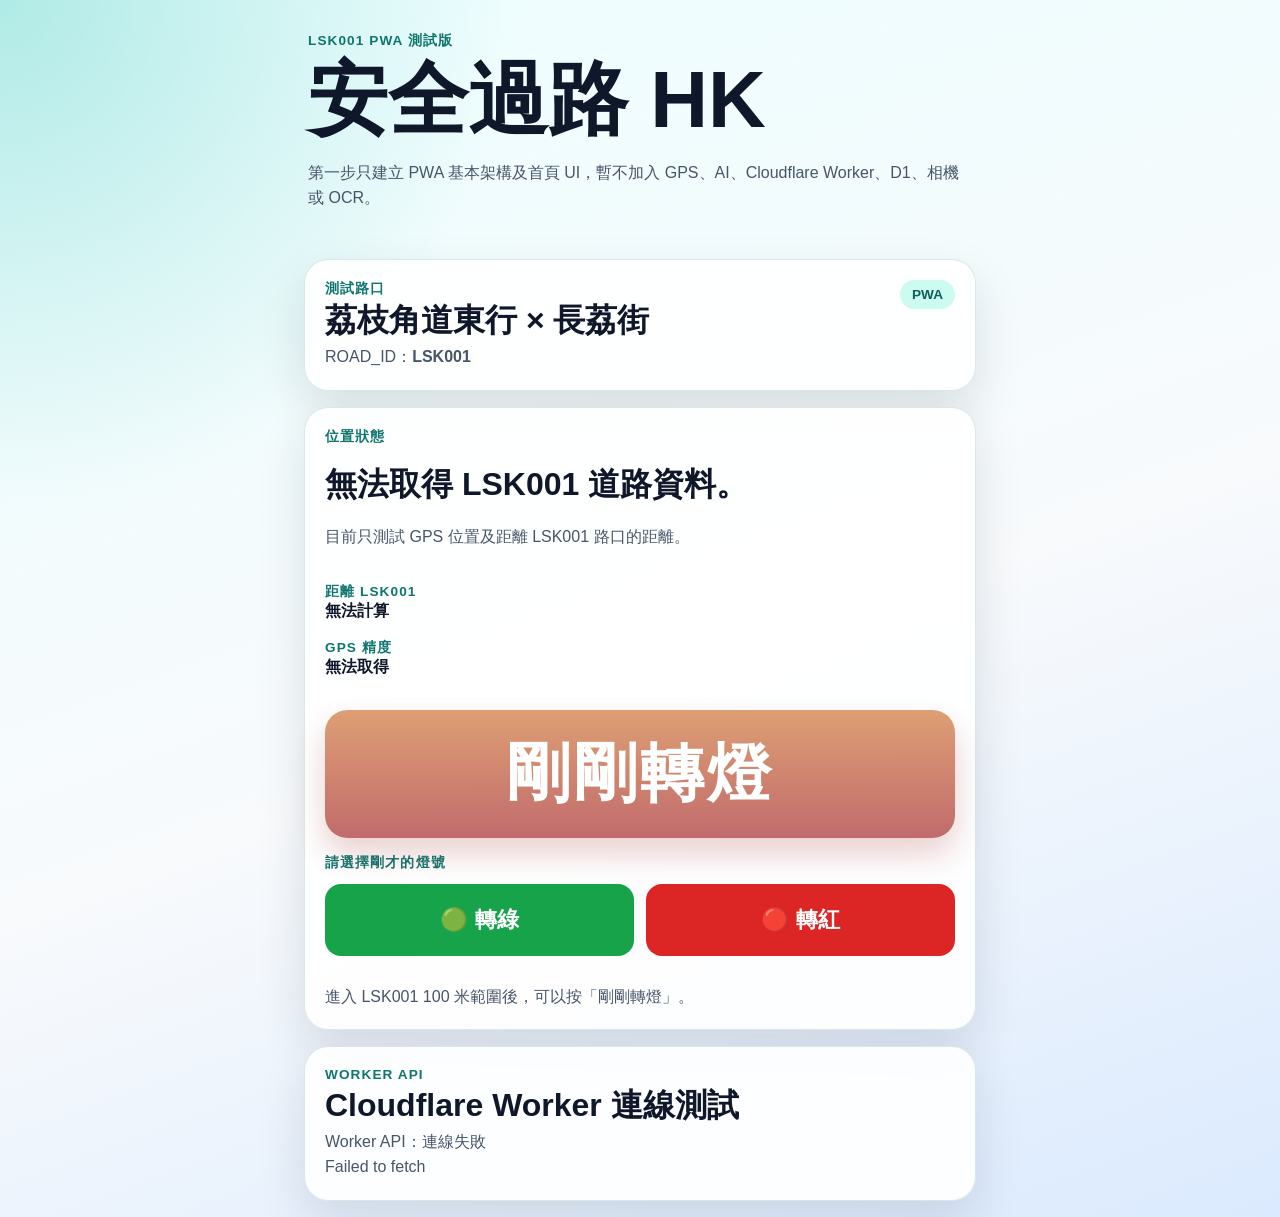
<file: index.html>
<!doctype html>
<html lang="zh-Hant-HK">
  <head>
    <meta charset="utf-8" />
    <meta name="viewport" content="width=device-width, initial-scale=1, viewport-fit=cover" />
    <meta name="theme-color" content="#0f766e" />
    <meta name="apple-mobile-web-app-capable" content="yes" />
    <meta name="apple-mobile-web-app-status-bar-style" content="black-translucent" />
    <meta name="apple-mobile-web-app-title" content="安全過路 HK" />
    <title>安全過路 HK｜LSK001 測試</title>
    <link rel="manifest" href="./manifest.json" />
    <link rel="icon" href="./icon.svg" type="image/svg+xml" />
    <link rel="apple-touch-icon" href="./icon.svg" />
    <link rel="stylesheet" href="./styles.css" />
    <script type="module" src="./main.js"></script>
    <script type="module" src="./health-check.js"></script>
  </head>
  <body>
    <main class="app-shell" data-app>
      <section class="hero" aria-labelledby="app-title">
        <p class="eyebrow">LSK001 PWA 測試版</p>
        <h1 id="app-title">安全過路 HK</h1>
        <p class="hero__summary">第一步只建立 PWA 基本架構及首頁 UI，暫不加入 GPS、AI、Cloudflare Worker、D1、相機或 OCR。</p>
      </section>

      <section class="card junction-card" aria-labelledby="junction-title">
        <div>
          <p class="label">測試路口</p>
          <h2 id="junction-title">荔枝角道東行 × 長荔街</h2>
          <p class="road-id">ROAD_ID：<strong>LSK001</strong></p>
        </div>
        <span class="status-pill">PWA</span>
      </section>

      <section class="card action-card" aria-labelledby="action-title">
  <p class="label">位置狀態</p>

  <h2 id="action-title" data-location-status>
    正在取得 GPS 位置…
  </h2>

  <p class="muted">
    目前只測試 GPS 位置及距離 LSK001 路口的距離。
  </p>

  <div class="location-info">
    <p>
      <span class="label">距離 LSK001</span><br />
      <strong data-distance>等待 GPS…</strong>
    </p>

    <p>
      <span class="label">GPS 精度</span><br />
      <strong data-accuracy>等待 GPS…</strong>
    </p>
  </div>

  <button class="signal-button" type="button" disabled data-signal-button>
  剛剛轉燈
</button>

<div class="signal-choice" data-signal-choice hidden>
  <p class="label">請選擇剛才的燈號</p>
  <div class="signal-choice-buttons">
    <button class="signal-choice-button green-button" type="button" data-signal-state="GREEN">🟢 轉綠</button>
    <button class="signal-choice-button red-button" type="button" data-signal-state="RED">🔴 轉紅</button>
  </div>
  <p class="note" data-signal-result></p>
</div>

<!-- 新增：LSK001 實驗倒數 -->
<div class="countdown-panel" data-countdown-panel hidden>
  <p class="countdown-label">LSK001 實驗倒數</p>

  <div class="countdown-state" data-countdown-state>
    等待資料
  </div>

  <div class="countdown-number">
    <span data-countdown-seconds>--</span>
    <span class="countdown-unit">秒</span>
  </div>

  <p class="countdown-info" data-countdown-info>
    等待最新轉燈資料…
  </p>

  <!-- 倒數控制 -->
  <div class="countdown-actions">
    <button
      type="button"
      class="countdown-button"
      data-countdown-revise>
      🔄 重新校正
    </button>

    <button
      type="button"
      class="countdown-button"
      data-countdown-stop>
      ⏹️ 停止倒數
    </button>
  </div>
</div>

<p class="note">進入 LSK001 100 米範圍後，可以按「剛剛轉燈」。</p>
</section>

     <section class="card" aria-labelledby="worker-health-title">
       <p class="label">Worker API</p>
       <h2 id="worker-health-title">Cloudflare Worker 連線測試</h2>
       <p class="muted" data-worker-health-status>等待測試…</p>
       <p class="note" data-worker-health-detail></p>
      </section>

    </main>
  </body>
</html>
</file>
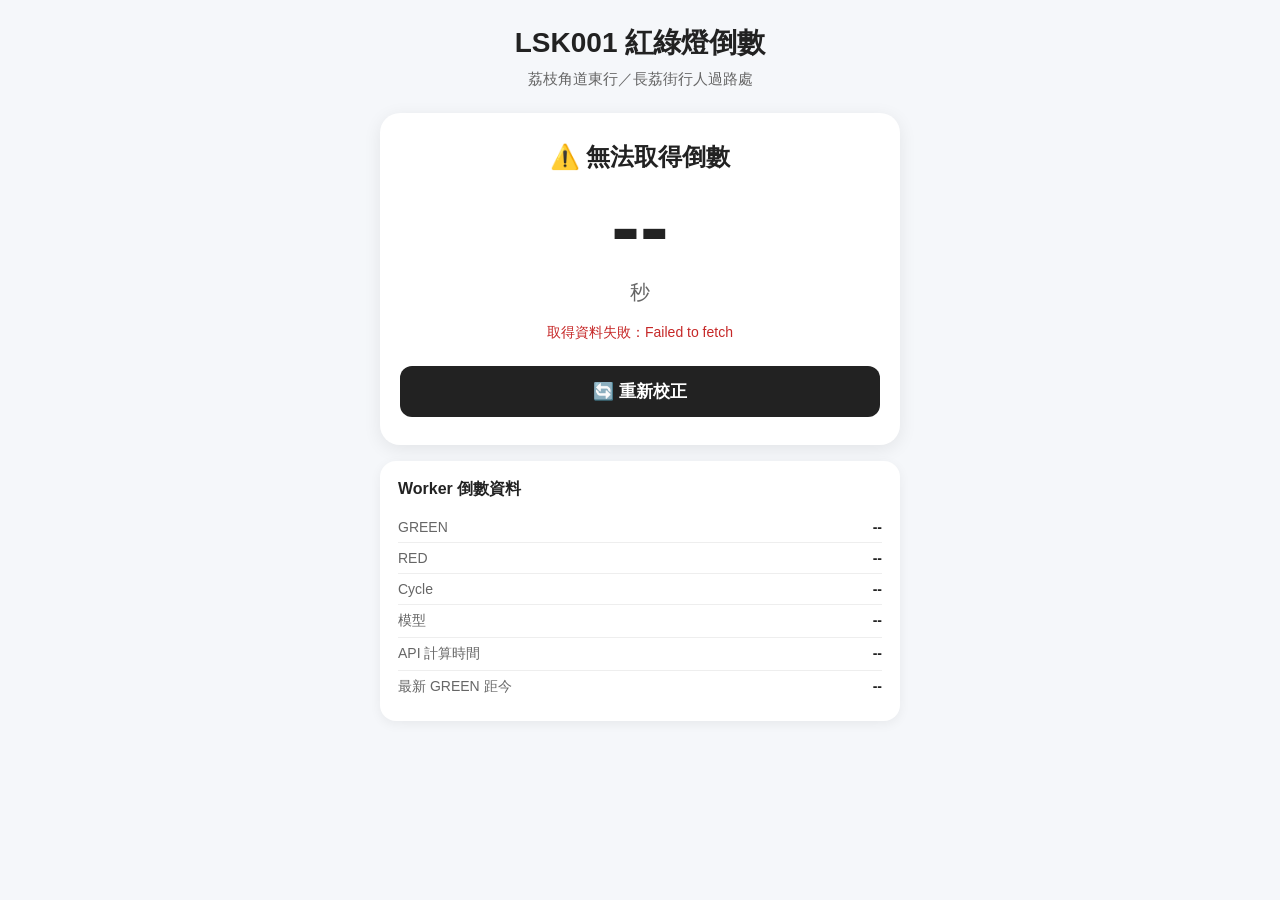
<file: indexb.html>
<!DOCTYPE html>
<html lang="zh-Hant">

<head>
<meta charset="UTF-8">
<meta name="viewport" content="width=device-width, initial-scale=1">
<meta name="theme-color" content="#f5f7fa">
<title>LSK001 紅綠燈倒數</title>

<style>
* {
  box-sizing: border-box;
}

body {
  margin: 0;
  padding: 24px 16px;
  background: #f5f7fa;
  color: #222;
  font-family: -apple-system, BlinkMacSystemFont, "Segoe UI", sans-serif;
}

.container {
  max-width: 520px;
  margin: 0 auto;
}

h1 {
  margin: 0 0 8px;
  text-align: center;
  font-size: 28px;
}

.road-name {
  margin: 0 0 24px;
  text-align: center;
  color: #666;
  font-size: 15px;
}

.countdown-card {
  background: white;
  border-radius: 20px;
  padding: 28px 20px;
  text-align: center;
  box-shadow: 0 4px 18px rgba(0, 0, 0, 0.08);
}

.state {
  font-size: 24px;
  font-weight: 700;
  margin-bottom: 10px;
}

.seconds {
  font-size: 86px;
  line-height: 1;
  font-weight: 700;
  margin: 10px 0;
}

.unit {
  font-size: 20px;
  color: #666;
}

.status {
  min-height: 24px;
  margin-top: 18px;
  color: #666;
  font-size: 14px;
}

.button {
  width: 100%;
  margin-top: 18px;
  padding: 14px;
  border: 0;
  border-radius: 12px;
  background: #222;
  color: white;
  font-size: 17px;
  font-weight: 600;
  cursor: pointer;
}

.button:disabled {
  opacity: 0.5;
}

.info-card {
  margin-top: 16px;
  background: white;
  border-radius: 16px;
  padding: 18px;
  box-shadow: 0 3px 12px rgba(0, 0, 0, 0.06);
}

.info-title {
  font-weight: 700;
  margin-bottom: 12px;
}

.info-row {
  display: flex;
  justify-content: space-between;
  gap: 12px;
  padding: 7px 0;
  border-bottom: 1px solid #eee;
  font-size: 14px;
}

.info-row:last-child {
  border-bottom: 0;
}

.info-label {
  color: #666;
}

.info-value {
  text-align: right;
  font-weight: 600;
}

.error {
  color: #c62828;
}
</style>
</head>

<body>

<main class="container">
  <h1>LSK001 紅綠燈倒數</h1>
  <p class="road-name">荔枝角道東行／長荔街行人過路處</p>

  <section class="countdown-card">
    <div class="state" id="state">正在取得資料…</div>
    <div class="seconds" id="seconds">--</div>
    <div class="unit">秒</div>
    <div class="status" id="status">正在連接 LSK001 Worker…</div>
    <button class="button" id="refreshButton" type="button">🔄 重新校正</button>
  </section>

  <section class="info-card">
    <div class="info-title">Worker 倒數資料</div>
    <div class="info-row">
      <span class="info-label">GREEN</span>
      <span class="info-value" id="greenAverage">--</span>
    </div>
    <div class="info-row">
      <span class="info-label">RED</span>
      <span class="info-value" id="redAverage">--</span>
    </div>
    <div class="info-row">
      <span class="info-label">Cycle</span>
      <span class="info-value" id="cycleAverage">--</span>
    </div>
    <div class="info-row">
      <span class="info-label">模型</span>
      <span class="info-value" id="modelSource">--</span>
    </div>
    <div class="info-row">
      <span class="info-label">API 計算時間</span>
      <span class="info-value" id="apiTime">--</span>
    </div>
    <div class="info-row">
      <span class="info-label">最新 GREEN 距今</span>
      <span class="info-value" id="greenAge">--</span>
    </div>
  </section>
</main>

<script>
const WORKER_API = 'https://lsk001-api.ctakwah.workers.dev';

const stateElement = document.getElementById('state');
const secondsElement = document.getElementById('seconds');
const statusElement = document.getElementById('status');
const refreshButton = document.getElementById('refreshButton');

const greenAverageElement = document.getElementById('greenAverage');
const redAverageElement = document.getElementById('redAverage');
const cycleAverageElement = document.getElementById('cycleAverage');
const modelSourceElement = document.getElementById('modelSource');
const apiTimeElement = document.getElementById('apiTime');
const greenAgeElement = document.getElementById('greenAge');

let countdownTimer = null;
let countdownEndAtMs = null;
let currentState = null;
let modelData = null;

// =================================================
// 1. 取得 Worker 倒數資料（修復 CORS 攔截問題）
// =================================================
async function loadCountdown() {
  refreshButton.disabled = true;
  statusElement.textContent = '正在向 Worker 取得最新資料…';
  statusElement.classList.remove('error');

  try {
    // 依靠 URL 的時間戳參數 `_t` 即可完美達到防快取效果，且不會引發 CORS Failed to fetch
    const cacheBuster = `_t=${Date.now()}`;
    const response = await fetch(
      `${WORKER_API}/api/signal-countdown?road_id=LSK001&${cacheBuster}`
    );

    const data = await response.json();
    console.log('LSK001 Countdown API：', data);

    if (!response.ok || !data.ok || !data.countdown_available || !data.available) {
      throw new Error('目前沒有可用的倒數資料');
    }

    const remaining = Number(data.estimated_remaining_sec);
    if (!Number.isFinite(remaining)) {
      throw new Error('Worker 沒有提供有效的剩餘時間');
    }

    // 更新狀態與模型資料
    currentState = data.current_state;
    modelData = {
      green_average_sec: Number(data.model?.green_average_sec) || 31.9,
      red_average_sec: Number(data.model?.red_average_sec) || 91.9
    };

    // 設定目標時間戳並觸發顯示
    countdownEndAtMs = Date.now() + remaining * 1000;
    updateDisplay(remaining, currentState);
    startLocalCountdown();

    // 更新面板數據
    greenAverageElement.textContent = `${Number(data.model.green_average_sec).toFixed(1)} 秒`;
    redAverageElement.textContent = `${Number(data.model.red_average_sec).toFixed(1)} 秒`;
    cycleAverageElement.textContent = `${Number(data.model.cycle_average_sec).toFixed(1)} 秒`;
    modelSourceElement.textContent = data.model_source || '--';
    apiTimeElement.textContent = data.current_hong_kong_time || '--';
    greenAgeElement.textContent = Number.isFinite(Number(data.latest_green_age_sec))
      ? `${Number(data.latest_green_age_sec).toFixed(1)} 秒`
      : '--';

    statusElement.textContent = '✅ 已與 Worker 同步';
  } catch (error) {
    console.error('取得 LSK001 倒數失敗：', error);
    stopLocalCountdown();
    stateElement.textContent = '⚠️ 無法取得倒數';
    secondsElement.textContent = '--';
    statusElement.textContent = `取得資料失敗：${error.message}`;
    statusElement.classList.add('error');
  } finally {
    refreshButton.disabled = false;
  }
}

// =================================================
// 2. 更新畫面 (改用 Math.floor 確保 0 秒精準顯示)
// =================================================
function updateDisplay(remaining, state) {
  stateElement.textContent = state === 'GREEN' ? '🟢 綠燈' : '🔴 紅燈';
  // Math.floor 確保 0.9s -> 0，倒數至最後 0 秒才會進行轉燈
  secondsElement.textContent = Math.max(0, Math.floor(remaining));
}

// =================================================
// 3. 開始本地倒數 (解決 0 秒卡死，實現自動跨燈號切換)
// =================================================
function startLocalCountdown() {
  if (countdownTimer !== null) {
    clearInterval(countdownTimer);
    countdownTimer = null;
  }

  countdownTimer = setInterval(() => {
    if (!Number.isFinite(countdownEndAtMs)) return;

    const remaining = (countdownEndAtMs - Date.now()) / 1000;

    // -------------------------------------------------
    // 當倒數到達 0 秒（或微幅跨過 0）
    // -------------------------------------------------
    if (remaining <= 0) {
      console.log('本地倒數結束，自動切換燈號並向 Worker 校正…');

      // 1. 本地先行自動切換燈號，避免畫面卡在 0 秒
      const nextState = currentState === 'GREEN' ? 'RED' : 'GREEN';
      const nextDuration = nextState === 'GREEN'
        ? modelData.green_average_sec
        : modelData.red_average_sec;

      currentState = nextState;
      countdownEndAtMs = Date.now() + nextDuration * 1000;
      updateDisplay(nextDuration, currentState);

      // 2. 背景靜默重新向 Worker 同步最新資料
      loadCountdown();
      return;
    }

    updateDisplay(remaining, currentState);
  }, 250); // 每 250ms 刷新一次，保證流暢與對時精確
}

// =================================================
// 4. 停止本地倒數
// =================================================
function stopLocalCountdown() {
  if (countdownTimer !== null) {
    clearInterval(countdownTimer);
    countdownTimer = null;
  }
}

// =================================================
// 5. 事件監聽：手動校正 & 前背景自動對時
// =================================================
refreshButton.addEventListener('click', () => {
  loadCountdown();
});

// 手機切換 App 或進入背景後，返回前景無條件重新校正
document.addEventListener('visibilitychange', () => {
  if (document.hidden) {
    stopLocalCountdown();
  } else {
    console.log('網頁返回前景，無條件重新校正…');
    loadCountdown();
  }
});

// =================================================
// 初始化
// =================================================
loadCountdown();
</script>

</body>
</html>
</file>
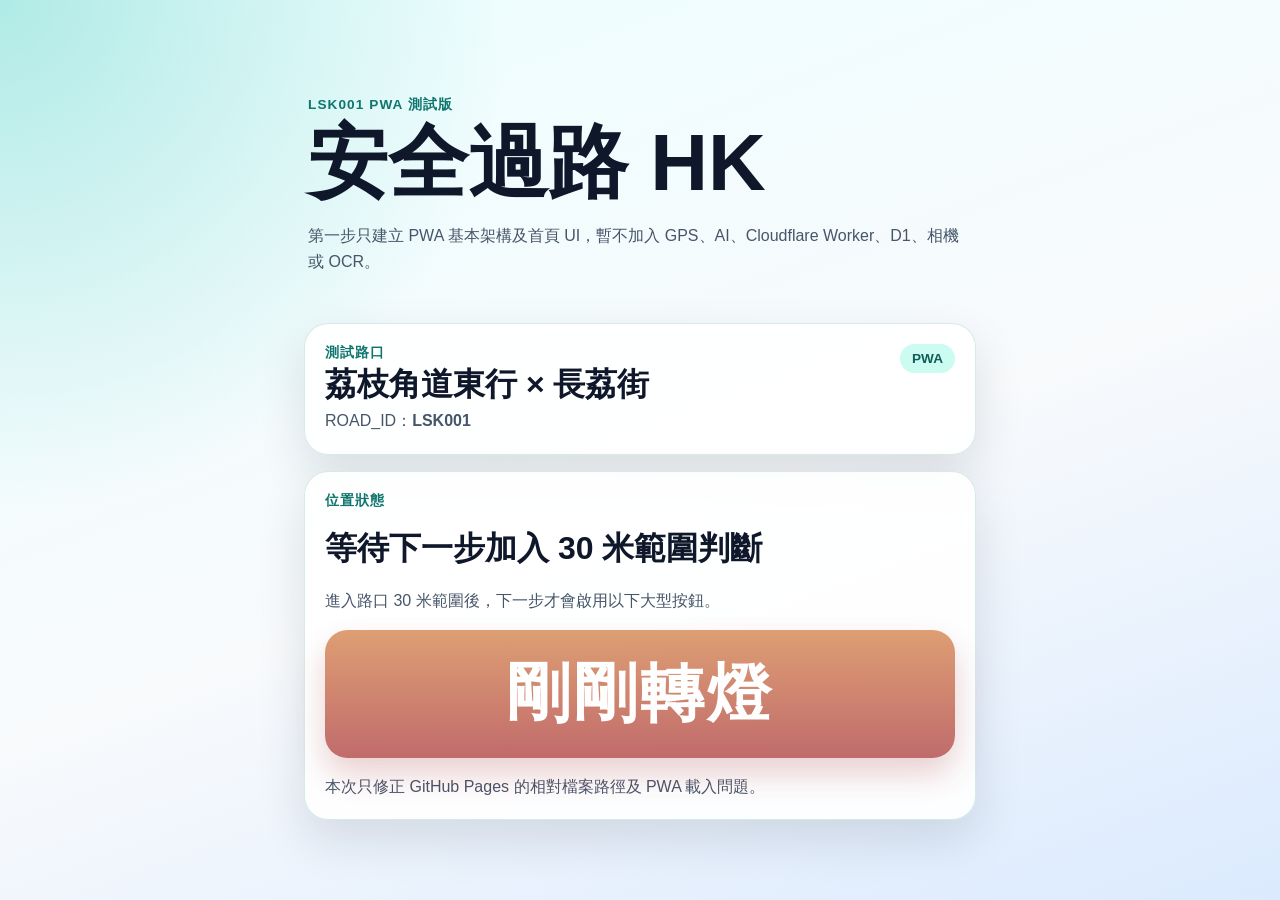
<file: lcktl.html>
<!doctype html>
<html lang="zh-Hant-HK">
  <head>
    <meta charset="utf-8" />
    <meta name="viewport" content="width=device-width, initial-scale=1, viewport-fit=cover" />
    <meta name="theme-color" content="#0f766e" />
    <meta name="apple-mobile-web-app-capable" content="yes" />
    <meta name="apple-mobile-web-app-status-bar-style" content="black-translucent" />
    <meta name="apple-mobile-web-app-title" content="安全過路 HK" />
    <title>安全過路 HK｜LSK001 測試</title>
    <link rel="manifest" href="./manifest.json" />
    <link rel="icon" href="./icon.svg" type="image/svg+xml" />
    <link rel="apple-touch-icon" href="./icon.svg" />
    <link rel="stylesheet" href="./styles.css" />
    <script type="module" src="./main.js"></script>
  </head>
  <body>
    <main class="app-shell" data-app>
      <section class="hero" aria-labelledby="app-title">
        <p class="eyebrow">LSK001 PWA 測試版</p>
        <h1 id="app-title">安全過路 HK</h1>
        <p class="hero__summary">第一步只建立 PWA 基本架構及首頁 UI，暫不加入 GPS、AI、Cloudflare Worker、D1、相機或 OCR。</p>
      </section>

      <section class="card junction-card" aria-labelledby="junction-title">
        <div>
          <p class="label">測試路口</p>
          <h2 id="junction-title">荔枝角道東行 × 長荔街</h2>
          <p class="road-id">ROAD_ID：<strong>LSK001</strong></p>
        </div>
        <span class="status-pill">PWA</span>
      </section>

      <section class="card action-card" aria-labelledby="action-title">
        <p class="label">位置狀態</p>
        <h2 id="action-title">等待下一步加入 30 米範圍判斷</h2>
        <p class="muted">進入路口 30 米範圍後，下一步才會啟用以下大型按鈕。</p>
        <button class="signal-button" type="button" disabled>剛剛轉燈</button>
        <p class="note">本次只修正 GitHub Pages 的相對檔案路徑及 PWA 載入問題。</p>
      </section>
    </main>
  </body>
</html>
</file>
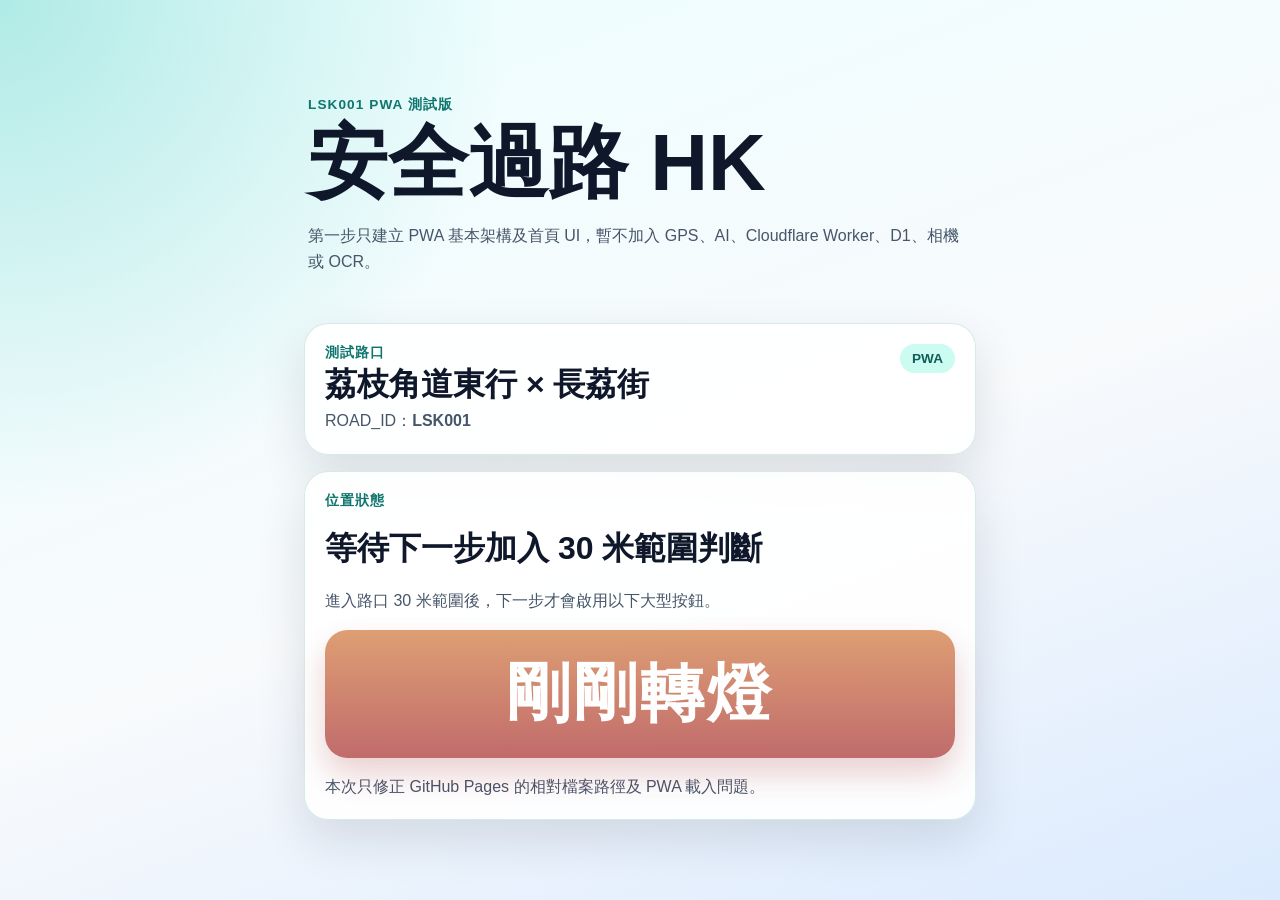
<file: lcktlt.html>
<!doctype html>
<html lang="zh-Hant-HK">
  <head>
    <meta charset="utf-8" />
    <meta name="viewport" content="width=device-width, initial-scale=1, viewport-fit=cover" />
    <meta name="theme-color" content="#0f766e" />
    <meta name="apple-mobile-web-app-capable" content="yes" />
    <meta name="apple-mobile-web-app-status-bar-style" content="black-translucent" />
    <meta name="apple-mobile-web-app-title" content="安全過路 HK" />
    <title>安全過路 HK｜LSK001 測試</title>
    <link rel="manifest" href="/manifest.json" />
    <link rel="icon" href="/icon.svg" type="image/svg+xml" />
    <link rel="apple-touch-icon" href="/icon.svg" />
    <link rel="stylesheet" href="/styles.css" />
    <script type="module" src="/main.js"></script>
  </head>
  <body>
    <main class="app-shell" data-app>
      <section class="hero" aria-labelledby="app-title">
        <p class="eyebrow">LSK001 PWA 測試版</p>
        <h1 id="app-title">安全過路 HK</h1>
        <p class="hero__summary">第一步只建立 PWA 基本架構及首頁 UI，暫不加入 GPS、AI、Cloudflare Worker、D1、相機或 OCR。</p>
      </section>

      <section class="card junction-card" aria-labelledby="junction-title">
        <div>
          <p class="label">測試路口</p>
          <h2 id="junction-title">荔枝角道東行 × 長荔街</h2>
          <p class="road-id">ROAD_ID：<strong>LSK001</strong></p>
        </div>
        <span class="status-pill">PWA</span>
      </section>

      <section class="card action-card" aria-labelledby="action-title">
        <p class="label">位置狀態</p>
        <h2 id="action-title">等待下一步加入 30 米範圍判斷</h2>
        <p class="muted">進入路口 30 米範圍後，下一步才會啟用以下大型按鈕。</p>
        <button class="signal-button" type="button" disabled>剛剛轉燈</button>
        <p class="note">本次只修正 GitHub Pages 的相對檔案路徑及 PWA 載入問題。</p>
      </section>
    </main>
  </body>
</html>
</file>
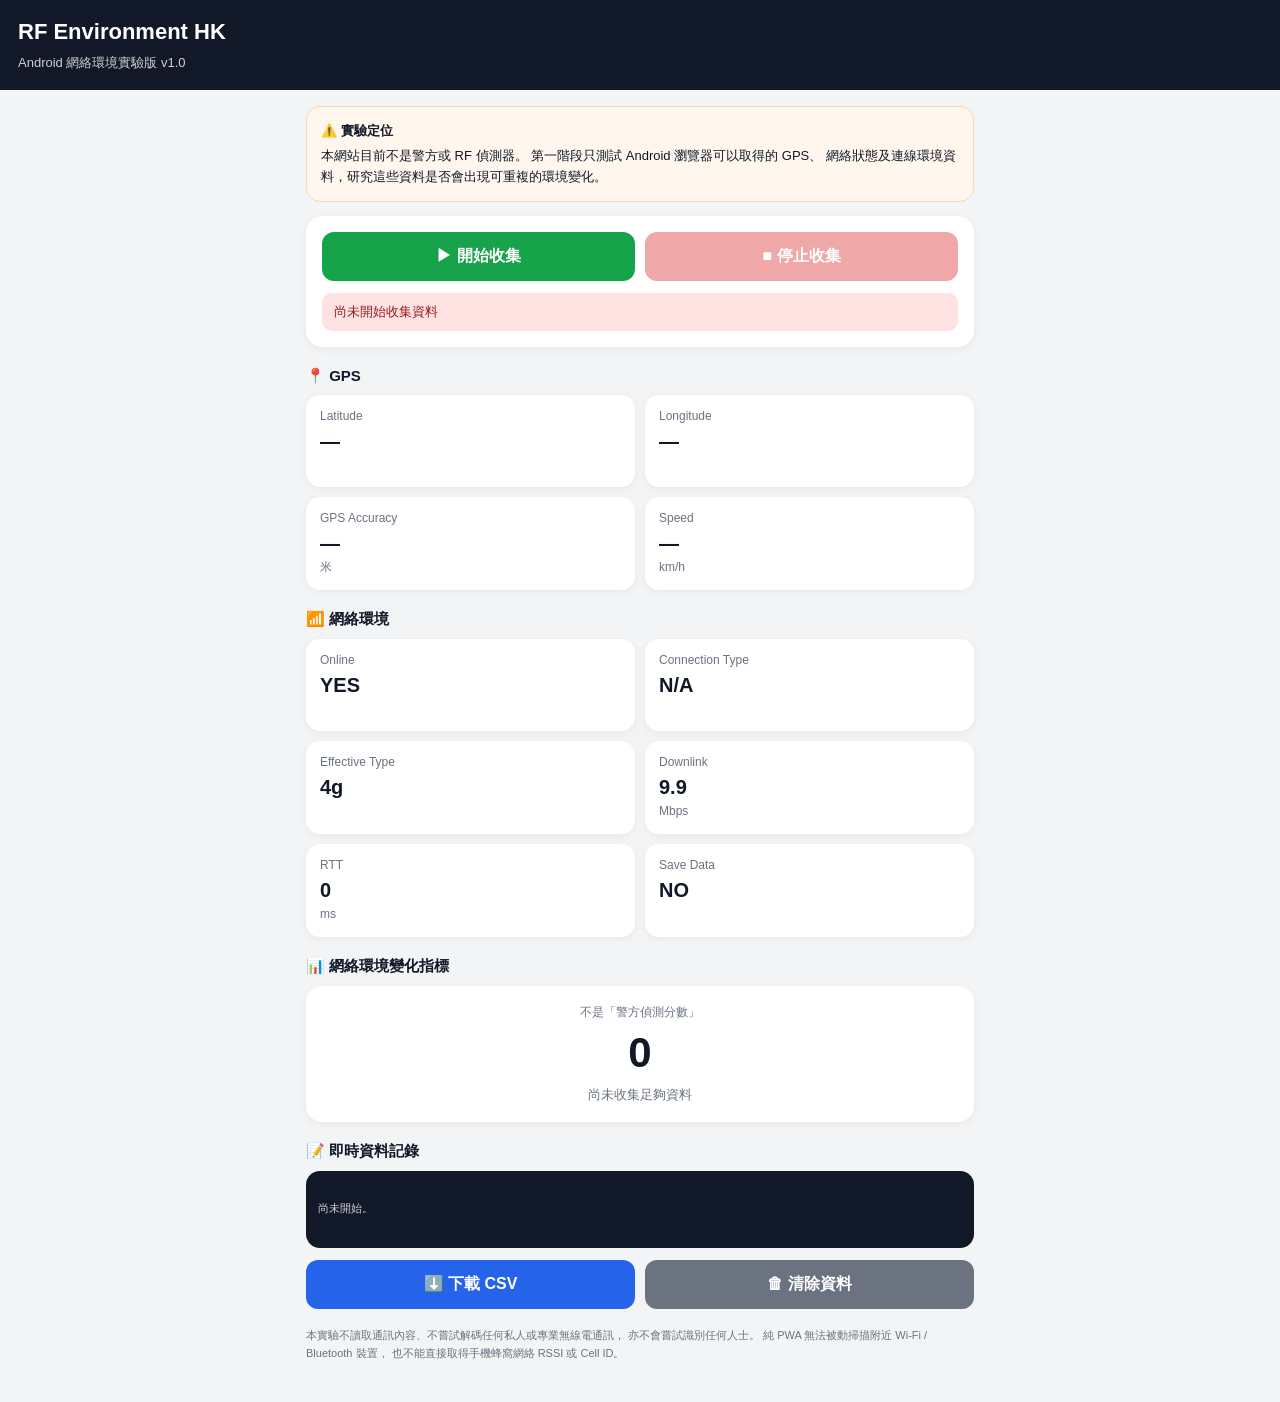
<file: rf.html>
<!DOCTYPE html>
<html lang="zh-HK">
<head>
  <meta charset="UTF-8">

  <meta
    name="viewport"
    content="width=device-width, initial-scale=1, viewport-fit=cover"
  >

  <meta name="theme-color" content="#111827">

  <title>RF Environment HK｜Android 網絡環境實驗版</title>

  <style>
    * {
      box-sizing: border-box;
    }

    body {
      margin: 0;
      padding: 0;
      background: #f3f4f6;
      color: #111827;
      font-family:
        -apple-system,
        BlinkMacSystemFont,
        "Segoe UI",
        Roboto,
        "Noto Sans TC",
        Arial,
        sans-serif;
    }

    header {
      background: #111827;
      color: white;
      padding:
        calc(env(safe-area-inset-top) + 18px)
        18px
        18px;
    }

    header h1 {
      margin: 0 0 6px;
      font-size: 22px;
      line-height: 1.3;
    }

    header p {
      margin: 0;
      font-size: 13px;
      opacity: 0.8;
      line-height: 1.5;
    }

    main {
      max-width: 700px;
      margin: 0 auto;
      padding: 16px;
      padding-bottom: 40px;
    }

    .notice {
      background: #fff7ed;
      border: 1px solid #fed7aa;
      border-radius: 14px;
      padding: 14px;
      margin-bottom: 14px;
      font-size: 13px;
      line-height: 1.6;
    }

    .notice strong {
      display: block;
      margin-bottom: 4px;
    }

    .control-panel {
      background: white;
      border-radius: 16px;
      padding: 16px;
      margin-bottom: 14px;
      box-shadow: 0 2px 8px rgba(0,0,0,0.06);
    }

    .buttons {
      display: grid;
      grid-template-columns: 1fr 1fr;
      gap: 10px;
    }

    button {
      border: 0;
      border-radius: 12px;
      padding: 14px 10px;
      font-size: 16px;
      font-weight: 600;
      cursor: pointer;
    }

    #startBtn {
      background: #16a34a;
      color: white;
    }

    #stopBtn {
      background: #dc2626;
      color: white;
    }

    button:disabled {
      opacity: 0.4;
      cursor: not-allowed;
    }

    .status {
      margin-top: 12px;
      padding: 10px 12px;
      border-radius: 10px;
      background: #f3f4f6;
      font-size: 13px;
    }

    .status.running {
      background: #dcfce7;
      color: #166534;
    }

    .status.stopped {
      background: #fee2e2;
      color: #991b1b;
    }

    .section-title {
      font-size: 15px;
      font-weight: 700;
      margin: 20px 0 10px;
    }

    .grid {
      display: grid;
      grid-template-columns: 1fr 1fr;
      gap: 10px;
    }

    .card {
      background: white;
      border-radius: 14px;
      padding: 14px;
      min-height: 92px;
      box-shadow: 0 2px 8px rgba(0,0,0,0.05);
    }

    .card-label {
      font-size: 12px;
      color: #6b7280;
      margin-bottom: 7px;
    }

    .card-value {
      font-size: 20px;
      font-weight: 700;
      word-break: break-word;
    }

    .card-small {
      font-size: 12px;
      color: #6b7280;
      margin-top: 4px;
      line-height: 1.4;
    }

    .score-card {
      background: white;
      border-radius: 16px;
      padding: 18px;
      margin-top: 10px;
      text-align: center;
      box-shadow: 0 2px 8px rgba(0,0,0,0.05);
    }

    .score {
      font-size: 42px;
      font-weight: 800;
      margin: 8px 0;
    }

    .score-text {
      font-size: 13px;
      color: #6b7280;
      line-height: 1.5;
    }

    .log {
      background: #111827;
      color: #d1d5db;
      border-radius: 14px;
      padding: 12px;
      font-family: monospace;
      font-size: 11px;
      line-height: 1.6;
      max-height: 260px;
      overflow-y: auto;
      white-space: pre-wrap;
      word-break: break-word;
    }

    .bottom-buttons {
      display: grid;
      grid-template-columns: 1fr 1fr;
      gap: 10px;
      margin-top: 12px;
    }

    #downloadBtn {
      background: #2563eb;
      color: white;
    }

    #clearBtn {
      background: #6b7280;
      color: white;
    }

    .footer-note {
      margin-top: 18px;
      font-size: 11px;
      color: #6b7280;
      line-height: 1.6;
    }

    @media (max-width: 420px) {
      .grid {
        grid-template-columns: 1fr 1fr;
      }

      .card-value {
        font-size: 18px;
      }
    }
  </style>
</head>

<body>

<header>
  <h1>RF Environment HK</h1>
  <p>Android 網絡環境實驗版 v1.0</p>
</header>

<main>

  <div class="notice">
    <strong>⚠️ 實驗定位</strong>
    本網站目前不是警方或 RF 偵測器。
    第一階段只測試 Android 瀏覽器可以取得的 GPS、
    網絡狀態及連線環境資料，研究這些資料是否會出現可重複的環境變化。
  </div>

  <div class="control-panel">

    <div class="buttons">
      <button id="startBtn">▶ 開始收集</button>
      <button id="stopBtn" disabled>■ 停止收集</button>
    </div>

    <div id="status" class="status stopped">
      尚未開始收集資料
    </div>

  </div>


  <div class="section-title">📍 GPS</div>

  <div class="grid">

    <div class="card">
      <div class="card-label">Latitude</div>
      <div id="latitude" class="card-value">—</div>
    </div>

    <div class="card">
      <div class="card-label">Longitude</div>
      <div id="longitude" class="card-value">—</div>
    </div>

    <div class="card">
      <div class="card-label">GPS Accuracy</div>
      <div id="accuracy" class="card-value">—</div>
      <div class="card-small">米</div>
    </div>

    <div class="card">
      <div class="card-label">Speed</div>
      <div id="speed" class="card-value">—</div>
      <div class="card-small">km/h</div>
    </div>

  </div>


  <div class="section-title">📶 網絡環境</div>

  <div class="grid">

    <div class="card">
      <div class="card-label">Online</div>
      <div id="online" class="card-value">—</div>
    </div>

    <div class="card">
      <div class="card-label">Connection Type</div>
      <div id="connectionType" class="card-value">—</div>
    </div>

    <div class="card">
      <div class="card-label">Effective Type</div>
      <div id="effectiveType" class="card-value">—</div>
    </div>

    <div class="card">
      <div class="card-label">Downlink</div>
      <div id="downlink" class="card-value">—</div>
      <div class="card-small">Mbps</div>
    </div>

    <div class="card">
      <div class="card-label">RTT</div>
      <div id="rtt" class="card-value">—</div>
      <div class="card-small">ms</div>
    </div>

    <div class="card">
      <div class="card-label">Save Data</div>
      <div id="saveData" class="card-value">—</div>
    </div>

  </div>


  <div class="section-title">📊 網絡環境變化指標</div>

  <div class="score-card">

    <div class="card-label">
      不是「警方偵測分數」
    </div>

    <div id="score" class="score">
      0
    </div>

    <div id="scoreText" class="score-text">
      尚未收集足夠資料
    </div>

  </div>


  <div class="section-title">📝 即時資料記錄</div>

  <div id="log" class="log">
尚未開始。
  </div>


  <div class="bottom-buttons">

    <button id="downloadBtn">
      ⬇️ 下載 CSV
    </button>

    <button id="clearBtn">
      🗑 清除資料
    </button>

  </div>


  <div class="footer-note">

    本實驗不讀取通訊內容、不嘗試解碼任何私人或專業無線電通訊，
    亦不會嘗試識別任何人士。
    純 PWA 無法被動掃描附近 Wi-Fi / Bluetooth 裝置，
    也不能直接取得手機蜂窩網絡 RSSI 或 Cell ID。

  </div>

</main>


<script>

  // =========================================================
  // RF Environment HK
  // Android 網絡環境實驗版
  // =========================================================

  let collecting = false;
  let watchId = null;
  let sampleTimer = null;

  let samples = [];

  let latestGPS = {
    latitude: null,
    longitude: null,
    accuracy: null,
    speed: null
  };

  let previousNetwork = null;
  let networkChanges = 0;


  const $ = (id) => document.getElementById(id);


  // ---------------------------------------------------------
  // 基本 UI
  // ---------------------------------------------------------

  function setStatus(text, type) {

    const el = $("status");

    el.textContent = text;

    el.className = "status " + (type || "");

  }


  function addLog(text) {

    const log = $("log");

    const now = new Date();

    const time =
      now.toLocaleTimeString("zh-HK", {
        hour12: false
      });

    log.textContent =
      "[" + time + "] " + text + "\n" + log.textContent;

  }


  // ---------------------------------------------------------
  // GPS
  // ---------------------------------------------------------

  function startGPS() {

    if (!navigator.geolocation) {

      addLog("❌ 此瀏覽器不支援 GPS");

      return;

    }


    watchId =
      navigator.geolocation.watchPosition(

        (position) => {

          const c = position.coords;


          latestGPS.latitude =
            Number(c.latitude.toFixed(7));

          latestGPS.longitude =
            Number(c.longitude.toFixed(7));

          latestGPS.accuracy =
            c.accuracy != null
              ? Number(c.accuracy.toFixed(1))
              : null;


          let speedKmh = null;


          if (
            c.speed != null &&
            Number.isFinite(c.speed) &&
            c.speed >= 0
          ) {

            speedKmh =
              Number((c.speed * 3.6).toFixed(2));

          }


          latestGPS.speed = speedKmh;


          $("latitude").textContent =
            latestGPS.latitude ?? "—";

          $("longitude").textContent =
            latestGPS.longitude ?? "—";


          $("accuracy").textContent =
            latestGPS.accuracy != null
              ? latestGPS.accuracy
              : "—";


          $("speed").textContent =
            latestGPS.speed != null
              ? latestGPS.speed
              : "—";

        },

        (error) => {

          addLog(
            "⚠️ GPS error: " +
            error.message
          );

        },

        {
          enableHighAccuracy: true,
          maximumAge: 0,
          timeout: 10000
        }

      );

  }


  // ---------------------------------------------------------
  // Network Information API
  // ---------------------------------------------------------

  function getNetworkInfo() {

    const connection =
      navigator.connection ||
      navigator.mozConnection ||
      navigator.webkitConnection;


    const online =
      navigator.onLine;


    $("online").textContent =
      online ? "YES" : "NO";


    if (!connection) {

      $("connectionType").textContent = "N/A";
      $("effectiveType").textContent = "N/A";
      $("downlink").textContent = "N/A";
      $("rtt").textContent = "N/A";
      $("saveData").textContent = "N/A";

      return {
        online,
        connectionType: null,
        effectiveType: null,
        downlink: null,
        rtt: null,
        saveData: null
      };

    }


    const data = {

      online,

      connectionType:
        connection.type || null,

      effectiveType:
        connection.effectiveType || null,

      downlink:
        Number.isFinite(connection.downlink)
          ? connection.downlink
          : null,

      rtt:
        Number.isFinite(connection.rtt)
          ? connection.rtt
          : null,

      saveData:
        connection.saveData === true

    };


    $("connectionType").textContent =
      data.connectionType || "N/A";


    $("effectiveType").textContent =
      data.effectiveType || "N/A";


    $("downlink").textContent =
      data.downlink != null
        ? data.downlink
        : "N/A";


    $("rtt").textContent =
      data.rtt != null
        ? data.rtt
        : "N/A";


    $("saveData").textContent =
      data.saveData ? "YES" : "NO";


    return data;

  }


  // ---------------------------------------------------------
  // 簡單環境變化指標
  // ---------------------------------------------------------

  function calculateScore(network) {

    let score = 0;


    if (!previousNetwork) {

      previousNetwork = {
        ...network
      };

      $("score").textContent = "0";

      $("scoreText").textContent =
        "正在建立第一個基準點";

      return 0;

    }


    // Online / Offline 狀態改變
    if (
      network.online !==
      previousNetwork.online
    ) {

      score += 35;

    }


    // Connection type 改變
    if (
      network.connectionType !==
      previousNetwork.connectionType
    ) {

      score += 25;

    }


    // Effective type 改變
    if (
      network.effectiveType !==
      previousNetwork.effectiveType
    ) {

      score += 20;

    }


    // RTT 大幅變化
    if (
      Number.isFinite(network.rtt) &&
      Number.isFinite(previousNetwork.rtt)
    ) {

      const difference =
        Math.abs(
          network.rtt -
          previousNetwork.rtt
        );


      if (difference >= 100) {

        score += 20;

      } else if (difference >= 50) {

        score += 10;

      }

    }


    // Downlink 大幅變化
    if (
      Number.isFinite(network.downlink) &&
      Number.isFinite(previousNetwork.downlink) &&
      previousNetwork.downlink > 0
    ) {

      const ratio =
        Math.abs(
          network.downlink -
          previousNetwork.downlink
        ) /
        previousNetwork.downlink;


      if (ratio >= 0.5) {

        score += 15;

      }

    }


    previousNetwork = {
      ...network
    };


    // 上限 100
    score =
      Math.min(score, 100);


    if (score === 0) {

      $("scoreText").textContent =
        "目前沒有明顯網絡環境變化";

    } else if (score < 30) {

      $("scoreText").textContent =
        "輕微變化";

    } else if (score < 60) {

      $("scoreText").textContent =
        "中等變化，值得記錄";

    } else {

      $("scoreText").textContent =
        "較明顯變化，需要進一步觀察";

    }


    $("score").textContent =
      String(score);


    return score;

  }


  // ---------------------------------------------------------
  // 收集一個 Sample
  // ---------------------------------------------------------

  function collectSample() {

    if (!collecting) {
      return;
    }


    const now = new Date();

    const network =
      getNetworkInfo();


    const score =
      calculateScore(network);


    const sample = {

      recorded_at:
        now.toISOString(),

      latitude:
        latestGPS.latitude,

      longitude:
        latestGPS.longitude,

      gps_accuracy_m:
        latestGPS.accuracy,

      speed_kmh:
        latestGPS.speed,

      online:
        network.online,

      connection_type:
        network.connectionType,

      effective_type:
        network.effectiveType,

      downlink_mbps:
        network.downlink,

      rtt_ms:
        network.rtt,

      save_data:
        network.saveData,

      environment_change_score:
        score

    };


    samples.push(sample);


    addLog(
      JSON.stringify(sample)
    );

  }


  // ---------------------------------------------------------
  // 開始
  // ---------------------------------------------------------

  function startCollection() {

    if (collecting) {
      return;
    }


    samples = [];

    previousNetwork = null;

    networkChanges = 0;

    collecting = true;


    $("startBtn").disabled = true;

    $("stopBtn").disabled = false;


    setStatus(
      "🟢 正在收集資料",
      "running"
    );


    addLog(
      "▶ 開始收集"
    );


    startGPS();


    // 立即收集一次
    collectSample();


    // 每 2 秒收集一次
    sampleTimer =
      setInterval(
        collectSample,
        2000
      );

  }


  // ---------------------------------------------------------
  // 停止
  // ---------------------------------------------------------

  function stopCollection() {

    collecting = false;


    if (sampleTimer) {

      clearInterval(
        sampleTimer
      );

      sampleTimer = null;

    }


    if (watchId !== null) {

      navigator.geolocation.clearWatch(
        watchId
      );

      watchId = null;

    }


    $("startBtn").disabled = false;

    $("stopBtn").disabled = true;


    setStatus(
      "🔴 已停止收集，共 " +
      samples.length +
      " 筆",
      "stopped"
    );


    addLog(
      "■ 停止收集，共 " +
      samples.length +
      " 筆"
    );

  }


  // ---------------------------------------------------------
  // CSV
  // ---------------------------------------------------------

  function csvEscape(value) {

    if (value === null ||
        value === undefined) {

      return "";

    }


    const text =
      String(value);


    if (
      text.includes(",") ||
      text.includes('"') ||
      text.includes("\n")
    ) {

      return '"' +
        text.replace(/"/g, '""') +
        '"';

    }


    return text;

  }


  function downloadCSV() {

    if (samples.length === 0) {

      alert(
        "目前沒有資料可以下載。"
      );

      return;

    }


    const headers =
      Object.keys(
        samples[0]
      );


    const lines = [];


    lines.push(
      headers
        .map(csvEscape)
        .join(",")
    );


    for (const row of samples) {

      lines.push(
        headers
          .map(
            key =>
              csvEscape(
                row[key]
              )
          )
          .join(",")
      );

    }


    const csv =
      "\uFEFF" +
      lines.join("\n");


    const blob =
      new Blob(
        [csv],
        {
          type:
            "text/csv;charset=utf-8"
        }
      );


    const url =
      URL.createObjectURL(
        blob
      );


    const a =
      document.createElement("a");


    const timestamp =
      new Date()
        .toISOString()
        .replace(/[:.]/g, "-");


    a.href = url;

    a.download =
      "rf-environment-" +
      timestamp +
      ".csv";


    document.body.appendChild(a);

    a.click();

    a.remove();


    URL.revokeObjectURL(
      url
    );

  }


  // ---------------------------------------------------------
  // 清除
  // ---------------------------------------------------------

  function clearData() {

    if (collecting) {

      alert(
        "請先停止收集資料。"
      );

      return;

    }


    samples = [];

    previousNetwork = null;


    $("log").textContent =
      "資料已清除。";


    $("score").textContent =
      "0";


    $("scoreText").textContent =
      "尚未收集足夠資料";


    setStatus(
      "尚未開始收集資料",
      "stopped"
    );

  }


  // ---------------------------------------------------------
  // Network change event
  // ---------------------------------------------------------

  window.addEventListener(
    "online",
    () => {

      addLog(
        "🌐 網絡恢復 Online"
      );

    }
  );


  window.addEventListener(
    "offline",
    () => {

      addLog(
        "⚠️ 網絡變成 Offline"
      );

    }
  );


  const connection =
    navigator.connection ||
    navigator.mozConnection ||
    navigator.webkitConnection;


  if (connection) {

    connection.addEventListener(
      "change",
      () => {

        addLog(
          "📶 Network Information 發生變化"
        );

      }
    );

  }


  // ---------------------------------------------------------
  // Buttons
  // ---------------------------------------------------------

  $("startBtn").addEventListener(
    "click",
    startCollection
  );


  $("stopBtn").addEventListener(
    "click",
    stopCollection
  );


  $("downloadBtn").addEventListener(
    "click",
    downloadCSV
  );


  $("clearBtn").addEventListener(
    "click",
    clearData
  );


  // ---------------------------------------------------------
  // 初始狀態
  // ---------------------------------------------------------

  getNetworkInfo();

</script>

</body>
</html>
</file>
<file: styles.css>
:root {
  color-scheme: light;
  font-family: -apple-system, BlinkMacSystemFont, "Segoe UI", "Noto Sans HK", "PingFang HK", sans-serif;
  background: #ecfeff;
  color: #0f172a;
}

* { box-sizing: border-box; }

body {
  margin: 0;
  min-height: 100vh;
  background:
    radial-gradient(circle at top left, rgba(20, 184, 166, 0.28), transparent 32rem),
    linear-gradient(160deg, #ecfeff 0%, #f8fafc 55%, #dbeafe 100%);
}

.app-shell {
  width: min(100%, 44rem);
  min-height: 100vh;
  margin: 0 auto;
  padding: max(1rem, env(safe-area-inset-top)) 1rem max(1rem, env(safe-area-inset-bottom));
  display: grid;
  gap: 1rem;
  align-content: center;
}

.hero { padding: 1rem 0.25rem; }

.eyebrow,
.label,
.note,
.muted,
.road-id { margin: 0; }

.eyebrow,
.label {
  color: #0f766e;
  font-size: 0.85rem;
  font-weight: 700;
  letter-spacing: 0.08em;
  text-transform: uppercase;
}

h1,
h2 {
  margin: 0.35rem 0;
  line-height: 1.1;
}

h1 { font-size: clamp(2.6rem, 14vw, 5rem); }

h2 { font-size: clamp(1.35rem, 5vw, 2rem); }

.hero__summary,
.muted,
.note,
.road-id {
  color: #475569;
  font-size: 1rem;
  line-height: 1.6;
}

.card {
  background: rgba(255, 255, 255, 0.9);
  border: 1px solid rgba(15, 118, 110, 0.16);
  border-radius: 1.5rem;
  box-shadow: 0 1.25rem 3rem rgba(15, 23, 42, 0.12);
  padding: 1.25rem;
}

.junction-card {
  display: flex;
  gap: 1rem;
  align-items: flex-start;
  justify-content: space-between;
}

.status-pill {
  flex: 0 0 auto;
  border-radius: 999px;
  background: #ccfbf1;
  color: #115e59;
  font-size: 0.85rem;
  font-weight: 700;
  padding: 0.45rem 0.75rem;
}

.stats-grid {
  display: grid;
  grid-template-columns: repeat(2, minmax(0, 1fr));
  gap: 1rem;
}

.stats-grid strong {
  display: block;
  margin-top: 0.25rem;
  font-size: 1.35rem;
}

.action-card {
  display: grid;
  gap: 1rem;
}

[data-location-status][data-state="ready"] { color: #047857; }
[data-location-status][data-state="waiting"] { color: #b45309; }

.signal-button {
  width: 100%;
  min-height: 8rem;
  border: 0;
  border-radius: 1.4rem;
  background: linear-gradient(180deg, #f97316 0%, #dc2626 100%);
  color: #fff;
  font-size: clamp(2rem, 10vw, 4rem);
  font-weight: 900;
  letter-spacing: 0.05em;
  box-shadow: 0 1rem 2rem rgba(220, 38, 38, 0.32);

  user-select: none;
  -webkit-user-select: none;
  touch-action: manipulation;
}

.signal-button:disabled {
  cursor: not-allowed;
  filter: grayscale(0.35);
  opacity: 0.72;
}

@media (max-width: 28rem) {
  .junction-card,
  .stats-grid { grid-template-columns: 1fr; }

  .junction-card { display: grid; }
}

.signal-choice {
  display: grid;
  gap: 0.75rem;
}

.signal-choice-buttons {
  display: grid;
  grid-template-columns: 1fr 1fr;
  gap: 0.75rem;
}

.signal-choice-button {
  min-height: 4.5rem;
  border: 0;
  border-radius: 1rem;
  color: #fff;
  font-size: 1.4rem;
  font-weight: 800;
  cursor: pointer;
}

.green-button {
  background: #16a34a;
}

.red-button {
  background: #dc2626;
}

.signal-choice-button:disabled {
  opacity: 0.55;
  cursor: not-allowed;
}

@media (max-width: 28rem) {
  .signal-choice-buttons {
    grid-template-columns: 1fr;
  }
}

/* =========================================
   LSK001 實驗倒數
   ========================================= */

.countdown-panel {
  margin-top: 1rem;
  padding: 1.25rem;
  border-radius: 1.25rem;
  background: #f8fafc;
  border: 1px solid #e2e8f0;
  text-align: center;
}

.countdown-label {
  margin: 0 0 0.5rem;
  font-size: 1rem;
  font-weight: 700;
}

.countdown-state {
  margin-bottom: 0.25rem;
  font-size: 1.4rem;
  font-weight: 800;
}

.countdown-number {
  line-height: 1;
  margin: 0.75rem 0;
}

.countdown-number [data-countdown-seconds] {
  font-size: 4.5rem;
  font-weight: 900;
  letter-spacing: -0.08em;
}

.countdown-unit {
  margin-left: 0.35rem;
  font-size: 1.2rem;
  font-weight: 700;
}

.countdown-info {
  margin: 0;
  font-size: 0.9rem;
  color: #64748b;
}

@media (max-width: 28rem) {
  .countdown-panel {
    padding: 1rem;
  }

  .countdown-number [data-countdown-seconds] {
    font-size: 3.8rem;
  }
}
</file>
